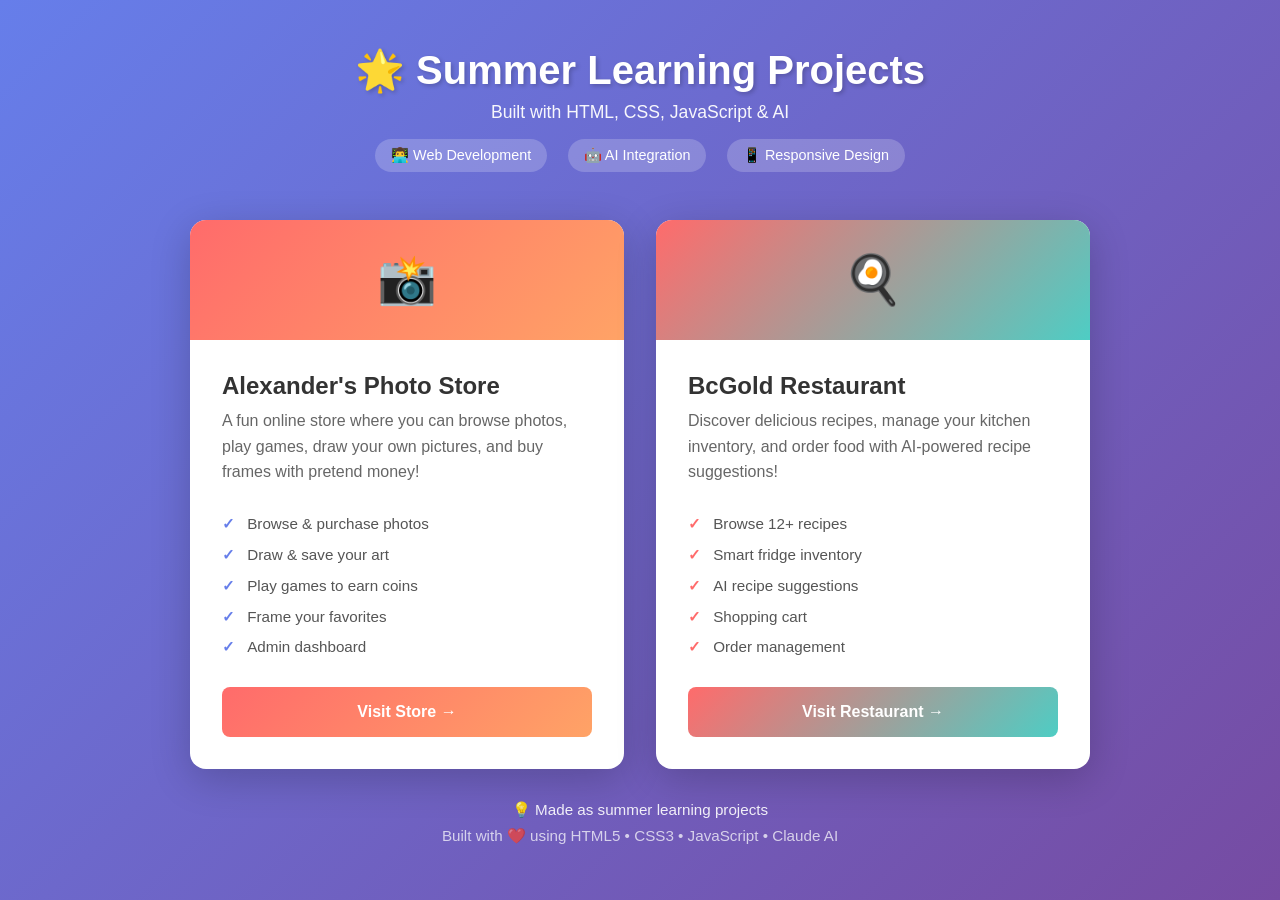
<file: index.html>
<!DOCTYPE html>
<html lang="en">
<head>
  <meta charset="UTF-8" />
  <meta name="viewport" content="width=device-width, initial-scale=1.0" />
  <title>Summer Learning Projects</title>
  <style>
    * {
      margin: 0;
      padding: 0;
      box-sizing: border-box;
    }

    body {
      font-family: -apple-system, BlinkMacSystemFont, 'Segoe UI', Roboto, sans-serif;
      background: linear-gradient(135deg, #667eea 0%, #764ba2 100%);
      min-height: 100vh;
      display: flex;
      align-items: center;
      justify-content: center;
      padding: 2rem;
    }

    .container {
      max-width: 900px;
      width: 100%;
    }

    .header {
      text-align: center;
      color: white;
      margin-bottom: 3rem;
    }

    .header h1 {
      font-size: 2.5rem;
      margin-bottom: 0.5rem;
      text-shadow: 2px 2px 4px rgba(0, 0, 0, 0.2);
    }

    .header p {
      font-size: 1.1rem;
      opacity: 0.95;
      margin-bottom: 1rem;
    }

    .badge {
      display: inline-block;
      background: rgba(255, 255, 255, 0.2);
      padding: 0.5rem 1rem;
      border-radius: 20px;
      font-size: 0.9rem;
      margin: 0 0.5rem;
    }

    .projects {
      display: grid;
      grid-template-columns: repeat(auto-fit, minmax(350px, 1fr));
      gap: 2rem;
      margin-bottom: 2rem;
    }

    .project-card {
      background: white;
      border-radius: 16px;
      overflow: hidden;
      box-shadow: 0 10px 40px rgba(0, 0, 0, 0.2);
      transition: all 0.3s ease;
      display: flex;
      flex-direction: column;
    }

    .project-card:hover {
      transform: translateY(-8px);
      box-shadow: 0 20px 60px rgba(0, 0, 0, 0.3);
    }

    .project-header {
      background: linear-gradient(135deg, #667eea 0%, #764ba2 100%);
      color: white;
      padding: 2rem;
      text-align: center;
      font-size: 3rem;
    }

    .project-card.alex .project-header {
      background: linear-gradient(135deg, #ff6b6b 0%, #ffa366 100%);
    }

    .project-card.bcgold .project-header {
      background: linear-gradient(135deg, #ff6b6b 0%, #4ecdc4 100%);
    }

    .project-content {
      padding: 2rem;
      flex: 1;
      display: flex;
      flex-direction: column;
    }

    .project-title {
      font-size: 1.5rem;
      font-weight: bold;
      margin-bottom: 0.5rem;
      color: #333;
    }

    .project-desc {
      color: #666;
      margin-bottom: 1.5rem;
      line-height: 1.6;
      flex: 1;
    }

    .project-features {
      list-style: none;
      margin-bottom: 1.5rem;
      font-size: 0.95rem;
    }

    .project-features li {
      padding: 0.4rem 0;
      color: #555;
    }

    .project-features li:before {
      content: "✓ ";
      color: #667eea;
      font-weight: bold;
      margin-right: 0.5rem;
    }

    .project-card.bcgold .project-features li:before {
      color: #ff6b6b;
    }

    .visit-btn {
      display: inline-block;
      background: linear-gradient(135deg, #667eea 0%, #764ba2 100%);
      color: white;
      padding: 1rem 2rem;
      border-radius: 8px;
      text-decoration: none;
      font-weight: 600;
      text-align: center;
      transition: all 0.3s ease;
      border: none;
      cursor: pointer;
      font-size: 1rem;
    }

    .project-card.alex .visit-btn {
      background: linear-gradient(135deg, #ff6b6b 0%, #ffa366 100%);
    }

    .project-card.bcgold .visit-btn {
      background: linear-gradient(135deg, #ff6b6b 0%, #4ecdc4 100%);
    }

    .visit-btn:hover {
      transform: translateY(-2px);
      box-shadow: 0 8px 25px rgba(102, 126, 234, 0.4);
    }

    .footer {
      text-align: center;
      color: white;
      margin-top: 2rem;
      opacity: 0.9;
    }

    .footer p {
      margin: 0.5rem 0;
      font-size: 0.95rem;
    }

    .built-with {
      color: rgba(255, 255, 255, 0.8);
      font-size: 0.85rem;
      margin-top: 1rem;
    }

    @media (max-width: 768px) {
      .header h1 {
        font-size: 2rem;
      }

      .projects {
        grid-template-columns: 1fr;
      }

      .badge {
        display: block;
        margin: 0.5rem 0;
      }
    }
  </style>
</head>
<body>
  <div class="container">
    <!-- Header -->
    <div class="header">
      <h1>🌟 Summer Learning Projects</h1>
      <p>Built with HTML, CSS, JavaScript & AI</p>
      <div>
        <span class="badge">👨‍💻 Web Development</span>
        <span class="badge">🤖 AI Integration</span>
        <span class="badge">📱 Responsive Design</span>
      </div>
    </div>

    <!-- Projects Grid -->
    <div class="projects">
      <!-- Alexander's Photo Store -->
      <div class="project-card alex">
        <div class="project-header">📸</div>
        <div class="project-content">
          <div class="project-title">Alexander's Photo Store</div>
          <p class="project-desc">
            A fun online store where you can browse photos, play games, draw your own pictures, and buy frames with pretend money!
          </p>
          <ul class="project-features">
            <li>Browse & purchase photos</li>
            <li>Draw & save your art</li>
            <li>Play games to earn coins</li>
            <li>Frame your favorites</li>
            <li>Admin dashboard</li>
          </ul>
          <a href="alex_store/" class="visit-btn">Visit Store →</a>
        </div>
      </div>

      <!-- BcGold Restaurant -->
      <div class="project-card bcgold">
        <div class="project-header">🍳</div>
        <div class="project-content">
          <div class="project-title">BcGold Restaurant</div>
          <p class="project-desc">
            Discover delicious recipes, manage your kitchen inventory, and order food with AI-powered recipe suggestions!
          </p>
          <ul class="project-features">
            <li>Browse 12+ recipes</li>
            <li>Smart fridge inventory</li>
            <li>AI recipe suggestions</li>
            <li>Shopping cart</li>
            <li>Order management</li>
          </ul>
          <a href="ralp_recipe_app/" class="visit-btn">Visit Restaurant →</a>
        </div>
      </div>
    </div>

    <!-- Footer -->
    <div class="footer">
      <p>💡 Made as summer learning projects</p>
      <p class="built-with">Built with ❤️ using HTML5 • CSS3 • JavaScript • Claude AI</p>
    </div>
  </div>
</body>
</html>
</file>
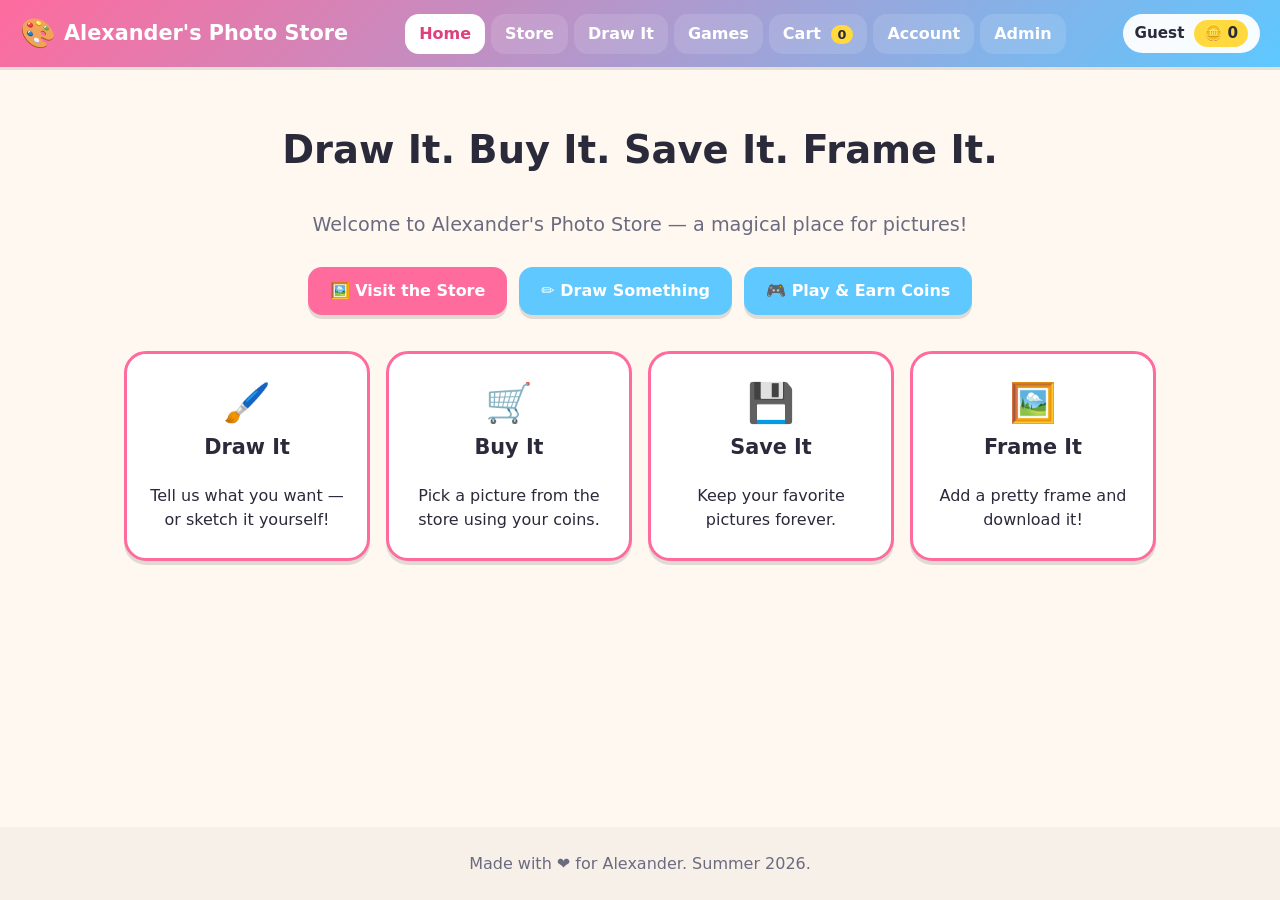
<file: alex_store/index.html>
<!DOCTYPE html>
<html lang="en">
<head>
  <meta charset="UTF-8" />
  <meta name="viewport" content="width=device-width, initial-scale=1.0" />
  <title>Alexander's Photo Store</title>
  <link rel="stylesheet" href="css/styles.css" />
</head>
<body>
  <!-- ===== Header ===== -->
  <header class="app-header">
    <a href="#home" class="brand">
      <span class="brand-emoji" aria-hidden="true">🎨</span>
      <span class="brand-text">Alexander's Photo Store</span>
    </a>
    <nav class="nav" id="nav">
      <a href="#home" data-nav="home">Home</a>
      <a href="#store" data-nav="store">Store</a>
      <a href="#draw" data-nav="draw">Draw It</a>
      <a href="#games" data-nav="games">Games</a>
      <a href="#cart" data-nav="cart">Cart <span id="cart-count" class="badge" hidden>0</span></a>
      <a href="#account" data-nav="account">Account</a>
      <a href="#admin" data-nav="admin">Admin</a>
    </nav>
    <div class="user-pill" id="user-pill" hidden>
      <span id="user-pill-name">Guest</span>
      <span class="coin-chip"><span aria-hidden="true">🪙</span> <span id="user-pill-coins">0</span></span>
    </div>
  </header>

  <!-- ===== Toast ===== -->
  <div id="toast" class="toast" role="status" aria-live="polite" hidden></div>

  <!-- ===== Main views ===== -->
  <main class="app-main">

    <!-- Home -->
    <section data-view="home" class="view" hidden>
      <div class="hero">
        <h1>Draw It. Buy It. Save It. Frame It.</h1>
        <p class="tagline">Welcome to Alexander's Photo Store — a magical place for pictures!</p>
        <div class="hero-buttons">
          <a href="#store" class="btn btn-primary">🖼️ Visit the Store</a>
          <a href="#draw" class="btn btn-secondary">✏️ Draw Something</a>
          <a href="#games" class="btn btn-secondary">🎮 Play & Earn Coins</a>
        </div>
        <div class="hero-cards">
          <div class="hero-card">
            <div class="hero-card-icon">🖌️</div>
            <h3>Draw It</h3>
            <p>Tell us what you want — or sketch it yourself!</p>
          </div>
          <div class="hero-card">
            <div class="hero-card-icon">🛒</div>
            <h3>Buy It</h3>
            <p>Pick a picture from the store using your coins.</p>
          </div>
          <div class="hero-card">
            <div class="hero-card-icon">💾</div>
            <h3>Save It</h3>
            <p>Keep your favorite pictures forever.</p>
          </div>
          <div class="hero-card">
            <div class="hero-card-icon">🖼️</div>
            <h3>Frame It</h3>
            <p>Add a pretty frame and download it!</p>
          </div>
        </div>
      </div>
    </section>

    <!-- Store -->
    <section data-view="store" class="view" hidden>
      <h2>The Picture Store</h2>
      <p class="muted">Spend your coins on a beautiful picture!</p>
      <div id="gallery-grid" class="gallery-grid"></div>
    </section>

    <!-- Draw It -->
    <section data-view="draw" class="view" hidden>
      <h2>Draw It!</h2>
      <div class="tabs">
        <button class="tab-btn active" data-tab="request">📝 Request a Drawing</button>
        <button class="tab-btn" data-tab="sketch">🖌️ Draw it Yourself</button>
      </div>

      <div class="tab-panel" data-panel="request">
        <p class="muted">Tell us what you want and we'll draw it for you!</p>
        <form id="draw-request-form" class="form">
          <label>
            What should we draw? (title)
            <input type="text" name="title" required maxlength="60" placeholder="A purple dragon" />
          </label>
          <label>
            Tell us more about it
            <textarea name="description" required maxlength="300" placeholder="It has shiny wings and is flying over a castle..."></textarea>
          </label>
          <label>
            What style?
            <select name="style">
              <option value="cartoon">Cartoon</option>
              <option value="realistic">Realistic</option>
              <option value="watercolor">Watercolor</option>
              <option value="pencil">Pencil Sketch</option>
              <option value="pixel">Pixel Art</option>
            </select>
          </label>
          <button type="submit" class="btn btn-primary">Send Request</button>
          <p id="draw-request-msg" class="form-msg" aria-live="polite"></p>
        </form>
      </div>

      <div class="tab-panel" data-panel="sketch" hidden>
        <p class="muted">Make your own picture right here!</p>
        <div class="sketch-tools">
          <div class="tool-group">
            <span class="tool-label">Color:</span>
            <div id="color-swatches" class="color-swatches"></div>
          </div>
          <div class="tool-group">
            <label class="tool-label">Brush:
              <input type="range" id="brush-size" min="1" max="30" value="6" />
              <span id="brush-size-value">6</span>
            </label>
          </div>
          <div class="tool-group">
            <button id="sketch-undo" class="btn btn-small">↶ Undo</button>
            <button id="sketch-clear" class="btn btn-small">🗑️ Clear</button>
            <button id="sketch-save" class="btn btn-primary btn-small">💾 Save to My Pictures</button>
          </div>
        </div>
        <canvas id="sketch-canvas" width="600" height="450"></canvas>
        <p id="sketch-msg" class="form-msg" aria-live="polite"></p>
      </div>
    </section>

    <!-- Games -->
    <section data-view="games" class="view" hidden>
      <h2>Games & Coins</h2>
      <p class="muted">Win games to earn coins for your picture purchases!</p>
      <div class="games-grid">
        <div class="game-card">
          <h3>🧠 Memory Match</h3>
          <p>Find all the matching pairs. <strong>Win = +10 coins</strong> (1 win/day)</p>
          <button id="game-memory-start" class="btn btn-primary">Play</button>
          <div id="game-memory-board" class="memory-board" hidden></div>
          <p id="game-memory-status" class="form-msg"></p>
        </div>

        <div class="game-card">
          <h3>🎯 Click the Target</h3>
          <p>Hit as many targets as you can in 30 seconds. <strong>+1 coin per hit</strong> (cap 20/day)</p>
          <button id="game-target-start" class="btn btn-primary">Play</button>
          <div id="game-target-arena" class="target-arena" hidden></div>
          <p id="game-target-status" class="form-msg"></p>
        </div>
      </div>
    </section>

    <!-- Cart -->
    <section data-view="cart" class="view" hidden>
      <h2>Your Cart</h2>
      <div id="cart-contents"></div>
    </section>

    <!-- Account -->
    <section data-view="account" class="view" hidden>
      <div id="account-contents"></div>
    </section>

    <!-- Admin -->
    <section data-view="admin" class="view" hidden>
      <h2>Admin (Parent Only)</h2>
      <div id="admin-contents"></div>
    </section>

    <!-- Save & Frame (linked from cart receipts and account) -->
    <section data-view="frame" class="view" hidden>
      <h2>Save & Frame</h2>
      <div id="frame-contents"></div>
    </section>

  </main>

  <footer class="app-footer">
    <p>Made with ❤️ for Alexander. Summer 2026.</p>
  </footer>

  <script type="module" src="js/app.js"></script>
</body>
</html>
</file>
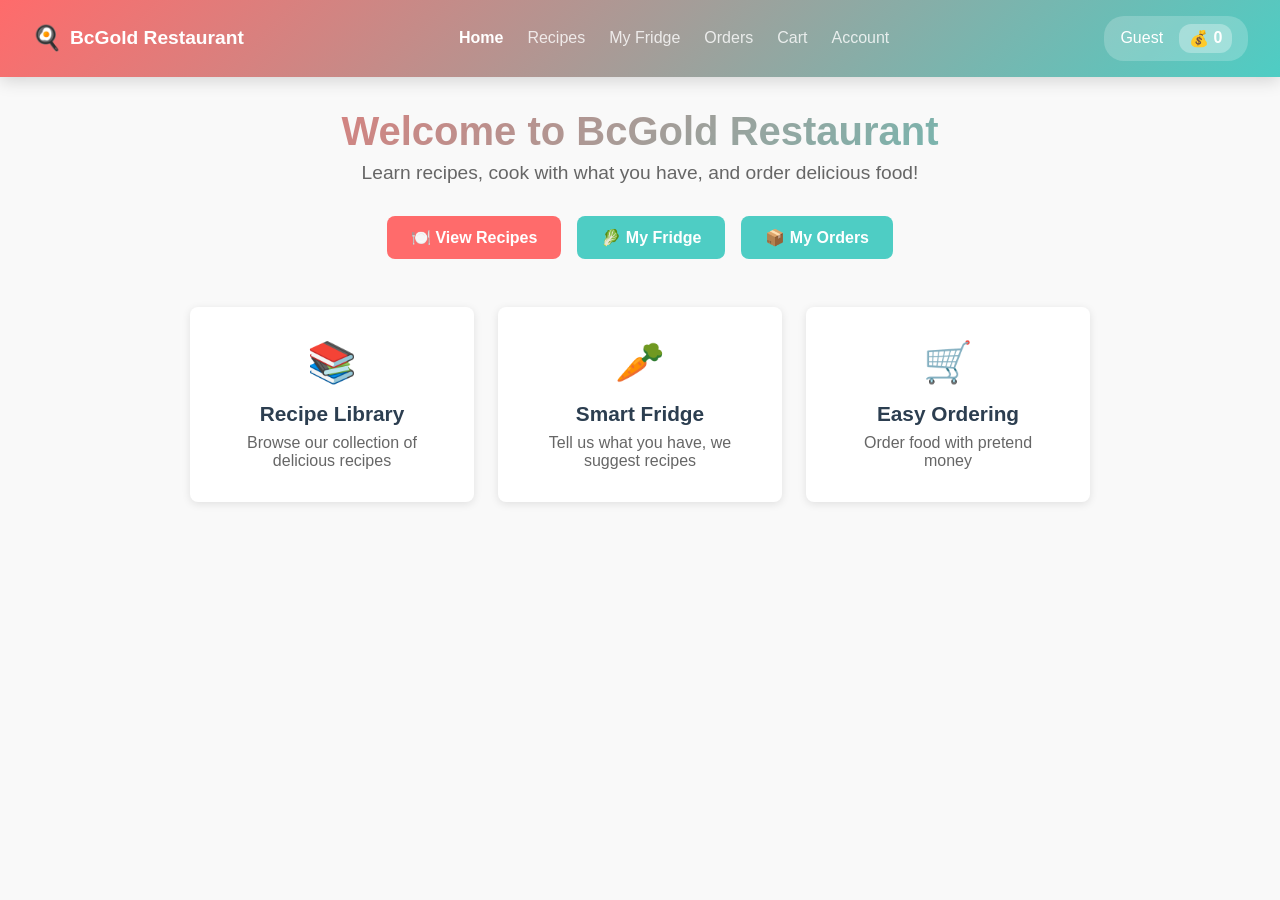
<file: ralp_recipe_app/index.html>
<!DOCTYPE html>
<html lang="en">
<head>
  <meta charset="UTF-8" />
  <meta name="viewport" content="width=device-width, initial-scale=1.0" />
  <title>BcGold Restaurant</title>
  <link rel="stylesheet" href="css/styles.css" />
</head>
<body>
  <!-- ===== Header ===== -->
  <header class="app-header">
    <a href="#home" class="brand">
      <span class="brand-emoji" aria-hidden="true">🍳</span>
      <span class="brand-text">BcGold Restaurant</span>
    </a>
    <nav class="nav" id="nav">
      <a href="#home" data-nav="home">Home</a>
      <a href="#recipes" data-nav="recipes">Recipes</a>
      <a href="#fridge" data-nav="fridge">My Fridge</a>
      <a href="#orders" data-nav="orders">Orders</a>
      <a href="#cart" data-nav="cart">Cart <span id="cart-count" class="badge" hidden>0</span></a>
      <a href="#account" data-nav="account">Account</a>
    </nav>
    <div class="user-pill" id="user-pill" hidden>
      <span id="user-pill-name">Guest</span>
      <span class="coin-chip"><span aria-hidden="true">💰</span> <span id="user-pill-coins">0</span></span>
    </div>
  </header>

  <!-- ===== Toast ===== -->
  <div id="toast" class="toast" role="status" aria-live="polite" hidden></div>

  <!-- ===== Main views ===== -->
  <main class="app-main">

    <!-- Home -->
    <section data-view="home" class="view" hidden>
      <div class="hero">
        <h1>Welcome to BcGold Restaurant</h1>
        <p class="tagline">Learn recipes, cook with what you have, and order delicious food!</p>
        <div class="hero-buttons">
          <a href="#recipes" class="btn btn-primary">🍽️ View Recipes</a>
          <a href="#fridge" class="btn btn-secondary">🥬 My Fridge</a>
          <a href="#orders" class="btn btn-secondary">📦 My Orders</a>
        </div>
        <div class="hero-cards">
          <div class="hero-card">
            <div class="hero-card-icon">📚</div>
            <h3>Recipe Library</h3>
            <p>Browse our collection of delicious recipes</p>
          </div>
          <div class="hero-card">
            <div class="hero-card-icon">🥕</div>
            <h3>Smart Fridge</h3>
            <p>Tell us what you have, we suggest recipes</p>
          </div>
          <div class="hero-card">
            <div class="hero-card-icon">🛒</div>
            <h3>Easy Ordering</h3>
            <p>Order food with pretend money</p>
          </div>
        </div>
      </div>
    </section>

    <!-- Recipes -->
    <section data-view="recipes" class="view" hidden>
      <div class="view-header">
        <h1>Recipe Library</h1>
        <div class="search-filter">
          <input type="text" id="recipe-search" placeholder="Search recipes..." class="search-input">
          <select id="cuisine-filter" class="filter-select">
            <option value="">All Cuisines</option>
            <option value="Italian">Italian</option>
            <option value="Mexican">Mexican</option>
            <option value="Asian">Asian</option>
            <option value="American">American</option>
            <option value="Indian">Indian</option>
            <option value="Nigerian">Nigerian</option>
          </select>
        </div>
      </div>
      <div id="recipes-container" class="recipes-grid"></div>
    </section>

    <!-- Recipe Detail Modal -->
    <div id="recipe-modal" class="modal" hidden>
      <div class="modal-content">
        <button class="modal-close" id="modal-close-btn">&times;</button>
        <div id="recipe-detail-content"></div>
      </div>
    </div>

    <!-- My Fridge -->
    <section data-view="fridge" class="view" hidden>
      <div class="view-header">
        <h1>My Fridge</h1>
        <p>Add ingredients to see what you can cook!</p>
      </div>
      <div class="fridge-section">
        <div class="ingredient-input">
          <input type="text" id="ingredient-input" placeholder="Enter ingredient..." class="input">
          <button id="add-ingredient-btn" class="btn btn-primary">Add to Fridge</button>
        </div>
        <div id="fridge-items" class="ingredient-tags"></div>
      </div>
      <div class="suggestion-section">
        <button id="suggest-recipe-btn" class="btn btn-primary btn-large">✨ Get AI Recipe Suggestion</button>
        <div id="ai-suggestion" class="suggestion-card" hidden></div>
      </div>
    </section>

    <!-- Orders -->
    <section data-view="orders" class="view" hidden>
      <div class="view-header">
        <h1>My Orders</h1>
      </div>
      <div id="orders-container" class="orders-list">
        <p class="empty-state">No orders yet. Start shopping!</p>
      </div>
    </section>

    <!-- Cart -->
    <section data-view="cart" class="view" hidden>
      <div class="view-header">
        <h1>Shopping Cart</h1>
      </div>
      <div id="cart-container" class="cart-content">
        <p class="empty-state">Your cart is empty</p>
      </div>
      <div id="cart-summary" class="cart-summary" hidden>
        <div class="summary-row">
          <span>Total:</span>
          <span class="total-price" id="total-price">0</span>
        </div>
        <button id="checkout-btn" class="btn btn-primary btn-large">Proceed to Checkout</button>
      </div>
    </section>

    <!-- Account -->
    <section data-view="account" class="view" hidden>
      <div class="view-header">
        <h1>Account</h1>
      </div>
      <div id="login-form" class="auth-form">
        <h2>Login / Sign Up</h2>
        <input type="text" id="username-input" placeholder="Enter your username" class="input">
        <button id="login-btn" class="btn btn-primary">Login</button>
      </div>
      <div id="account-info" class="account-info" hidden>
        <div class="user-card">
          <h2>Profile</h2>
          <p><strong>Username:</strong> <span id="profile-username"></span></p>
          <p><strong>Coins:</strong> <span id="profile-coins"></span> 💰</p>
          <button id="logout-btn" class="btn btn-secondary">Logout</button>
        </div>
      </div>
    </section>

  </main>

  <!-- Scripts -->
  <script src="js/utils.js"></script>
  <script src="js/auth.js"></script>
  <script src="js/data.js"></script>
  <script src="js/recipes.js"></script>
  <script src="js/fridge.js"></script>
  <script src="js/ai.js"></script>
  <script src="js/order.js"></script>
  <script src="js/app.js"></script>
</body>
</html>
</file>
<file: alex_store/css/styles.css>
/* ===== Alexander's Photo Store — kid-friendly theme ===== */

:root {
  --bg: #fff8f0;
  --surface: #ffffff;
  --ink: #2a2a3a;
  --muted: #6b6b80;
  --primary: #ff6b9d;       /* pink */
  --primary-dark: #e0407a;
  --secondary: #5ec8ff;     /* sky blue */
  --secondary-dark: #2a9ad8;
  --accent: #ffd93d;        /* yellow coin */
  --good: #4caf50;
  --bad: #e74c3c;
  --shadow: 0 4px 0 rgba(0, 0, 0, 0.12);
  --shadow-hover: 0 6px 0 rgba(0, 0, 0, 0.15);
  --radius: 14px;
  --radius-lg: 22px;
  --font: 'Comic Sans MS', 'Chalkboard SE', 'Marker Felt', system-ui, -apple-system, sans-serif;
}

* { box-sizing: border-box; }

body {
  margin: 0;
  font-family: var(--font);
  background: var(--bg);
  color: var(--ink);
  min-height: 100vh;
  display: flex;
  flex-direction: column;
  line-height: 1.5;
}

h1, h2, h3 { margin-top: 0; }
h1 { font-size: 2.4rem; }
h2 { font-size: 1.8rem; color: var(--primary-dark); }
h3 { font-size: 1.3rem; }

p { margin: 0.4em 0; }
.muted { color: var(--muted); }

/* ===== Header ===== */
.app-header {
  background: linear-gradient(135deg, var(--primary), var(--secondary));
  color: white;
  padding: 12px 20px;
  display: flex;
  align-items: center;
  gap: 16px;
  flex-wrap: wrap;
  box-shadow: 0 3px 0 rgba(0,0,0,0.1);
}

.brand {
  display: flex;
  align-items: center;
  gap: 8px;
  color: white;
  text-decoration: none;
  font-weight: bold;
  font-size: 1.3rem;
}
.brand-emoji { font-size: 1.8rem; }

.nav {
  display: flex;
  gap: 6px;
  flex-wrap: wrap;
  flex: 1;
  justify-content: center;
}
.nav a {
  color: white;
  text-decoration: none;
  padding: 8px 14px;
  border-radius: var(--radius);
  background: rgba(255,255,255,0.12);
  font-weight: bold;
  transition: background 0.15s, transform 0.1s;
  position: relative;
}
.nav a:hover { background: rgba(255,255,255,0.28); }
.nav a.active { background: white; color: var(--primary-dark); }

.badge {
  display: inline-block;
  background: var(--accent);
  color: var(--ink);
  border-radius: 999px;
  padding: 0 7px;
  font-size: 0.8rem;
  margin-left: 4px;
  min-width: 18px;
  text-align: center;
}

.user-pill {
  display: flex;
  align-items: center;
  gap: 10px;
  background: rgba(255,255,255,0.95);
  color: var(--ink);
  padding: 6px 12px;
  border-radius: 999px;
  font-weight: bold;
  font-size: 0.95rem;
}
.coin-chip {
  display: inline-flex;
  align-items: center;
  gap: 4px;
  background: var(--accent);
  padding: 2px 10px;
  border-radius: 999px;
}

/* ===== Main / views ===== */
.app-main {
  flex: 1;
  padding: 24px;
  max-width: 1100px;
  width: 100%;
  margin: 0 auto;
}
.view { animation: fadeIn 0.2s ease-out; }
@keyframes fadeIn {
  from { opacity: 0; transform: translateY(6px); }
  to { opacity: 1; transform: translateY(0); }
}

/* ===== Hero (home) ===== */
.hero { text-align: center; padding: 30px 10px; }
.tagline { font-size: 1.2rem; color: var(--muted); }
.hero-buttons {
  display: flex;
  gap: 12px;
  justify-content: center;
  flex-wrap: wrap;
  margin: 28px 0;
}
.hero-cards {
  display: grid;
  grid-template-columns: repeat(auto-fit, minmax(180px, 1fr));
  gap: 16px;
  margin-top: 36px;
}
.hero-card {
  background: var(--surface);
  padding: 20px;
  border-radius: var(--radius-lg);
  box-shadow: var(--shadow);
  border: 3px solid var(--primary);
}
.hero-card-icon { font-size: 2.4rem; }

/* ===== Buttons ===== */
.btn {
  display: inline-block;
  padding: 12px 22px;
  border: none;
  border-radius: var(--radius);
  font-family: inherit;
  font-size: 1rem;
  font-weight: bold;
  cursor: pointer;
  text-decoration: none;
  box-shadow: var(--shadow);
  transition: transform 0.1s, box-shadow 0.1s;
  color: white;
}
.btn:active { transform: translateY(3px); box-shadow: 0 1px 0 rgba(0,0,0,0.12); }
.btn:hover { box-shadow: var(--shadow-hover); }
.btn-primary { background: var(--primary); }
.btn-primary:hover { background: var(--primary-dark); }
.btn-secondary { background: var(--secondary); }
.btn-secondary:hover { background: var(--secondary-dark); }
.btn-small { padding: 8px 14px; font-size: 0.9rem; }
.btn-danger { background: var(--bad); }
.btn-ghost { background: transparent; color: var(--primary-dark); box-shadow: none; border: 2px dashed var(--primary); }
.btn:disabled { opacity: 0.5; cursor: not-allowed; transform: none; }

/* ===== Forms ===== */
.form {
  display: flex;
  flex-direction: column;
  gap: 14px;
  max-width: 480px;
}
.form label {
  display: flex;
  flex-direction: column;
  gap: 6px;
  font-weight: bold;
}
.form input[type="text"],
.form input[type="email"],
.form input[type="password"],
.form input[type="number"],
.form textarea,
.form select {
  font-family: inherit;
  font-size: 1rem;
  padding: 10px 12px;
  border: 2px solid #d9d9e5;
  border-radius: var(--radius);
  background: white;
}
.form input:focus,
.form textarea:focus,
.form select:focus {
  outline: none;
  border-color: var(--primary);
}
.form textarea { min-height: 90px; resize: vertical; }
.form-msg {
  min-height: 1.4em;
  font-weight: bold;
}
.form-msg.good { color: var(--good); }
.form-msg.bad { color: var(--bad); }

/* ===== Gallery ===== */
.gallery-grid {
  display: grid;
  grid-template-columns: repeat(auto-fill, minmax(220px, 1fr));
  gap: 18px;
  margin-top: 16px;
}
.picture-card {
  background: var(--surface);
  border-radius: var(--radius-lg);
  overflow: hidden;
  box-shadow: var(--shadow);
  display: flex;
  flex-direction: column;
  border: 3px solid transparent;
  transition: border-color 0.15s;
}
.picture-card:hover { border-color: var(--secondary); }
.picture-thumb {
  width: 100%;
  aspect-ratio: 4/3;
  background-size: cover;
  background-position: center;
  display: flex;
  align-items: center;
  justify-content: center;
  font-size: 3rem;
  color: white;
  font-weight: bold;
  text-shadow: 1px 1px 4px rgba(0,0,0,0.3);
}
.picture-info { padding: 12px; }
.picture-info h3 { margin-bottom: 6px; }
.picture-price {
  display: inline-flex;
  align-items: center;
  gap: 4px;
  background: var(--accent);
  padding: 3px 10px;
  border-radius: 999px;
  font-weight: bold;
  margin: 6px 0;
}
.picture-card .btn { margin: 8px 12px 12px; }

/* ===== Cart ===== */
.cart-list {
  display: flex;
  flex-direction: column;
  gap: 10px;
  margin-bottom: 16px;
}
.cart-row {
  display: flex;
  align-items: center;
  gap: 12px;
  background: var(--surface);
  padding: 10px;
  border-radius: var(--radius);
  box-shadow: var(--shadow);
}
.cart-row .picture-thumb { width: 70px; height: 60px; aspect-ratio: auto; border-radius: 8px; font-size: 1.4rem; }
.cart-row-info { flex: 1; }
.cart-summary {
  background: var(--surface);
  border-radius: var(--radius-lg);
  padding: 16px;
  box-shadow: var(--shadow);
  max-width: 420px;
}
.cart-summary-row {
  display: flex;
  justify-content: space-between;
  padding: 6px 0;
  font-size: 1.05rem;
}
.cart-summary-row.total { border-top: 2px dashed #ccc; margin-top: 8px; padding-top: 12px; font-size: 1.2rem; font-weight: bold; }

/* ===== Tabs ===== */
.tabs {
  display: flex;
  gap: 6px;
  border-bottom: 3px solid var(--primary);
  margin: 12px 0;
  flex-wrap: wrap;
}
.tab-btn {
  font-family: inherit;
  font-size: 1rem;
  font-weight: bold;
  background: #f0f0f0;
  border: none;
  padding: 10px 18px;
  border-radius: var(--radius) var(--radius) 0 0;
  cursor: pointer;
  color: var(--muted);
}
.tab-btn.active {
  background: var(--primary);
  color: white;
}

/* ===== Sketch ===== */
.sketch-tools {
  display: flex;
  gap: 18px;
  flex-wrap: wrap;
  align-items: center;
  margin-bottom: 12px;
}
.tool-group {
  display: flex;
  align-items: center;
  gap: 8px;
}
.tool-label { font-weight: bold; }
.color-swatches {
  display: flex;
  gap: 6px;
  flex-wrap: wrap;
}
.color-swatch {
  width: 30px;
  height: 30px;
  border-radius: 50%;
  cursor: pointer;
  border: 3px solid transparent;
  transition: transform 0.1s;
}
.color-swatch:hover { transform: scale(1.1); }
.color-swatch.active {
  border-color: var(--ink);
  transform: scale(1.15);
}
#sketch-canvas {
  border: 4px solid var(--primary);
  border-radius: var(--radius);
  background: white;
  cursor: crosshair;
  max-width: 100%;
  touch-action: none;
}

/* ===== Games ===== */
.games-grid {
  display: grid;
  grid-template-columns: repeat(auto-fit, minmax(300px, 1fr));
  gap: 18px;
  margin-top: 16px;
}
.game-card {
  background: var(--surface);
  padding: 18px;
  border-radius: var(--radius-lg);
  box-shadow: var(--shadow);
  border: 3px solid var(--secondary);
}
.memory-board {
  display: grid;
  grid-template-columns: repeat(4, 1fr);
  gap: 8px;
  margin-top: 12px;
  max-width: 360px;
}
.memory-card {
  aspect-ratio: 3/4;
  background: var(--secondary);
  color: white;
  border: none;
  border-radius: 10px;
  font-size: 2rem;
  cursor: pointer;
  display: flex;
  align-items: center;
  justify-content: center;
  transition: transform 0.15s;
}
.memory-card:hover:not(.flipped):not(.matched) { transform: scale(1.05); }
.memory-card.flipped { background: white; border: 2px solid var(--secondary); }
.memory-card.matched { background: var(--good); cursor: default; }

.target-arena {
  position: relative;
  height: 280px;
  background: linear-gradient(135deg, #e6f7ff, #fff0f6);
  border: 3px dashed var(--secondary);
  border-radius: var(--radius-lg);
  margin-top: 12px;
  overflow: hidden;
}
.target {
  position: absolute;
  width: 50px;
  height: 50px;
  border-radius: 50%;
  background: radial-gradient(circle, var(--bad), #c0392b);
  cursor: pointer;
  border: 3px solid white;
  box-shadow: var(--shadow);
  display: flex;
  align-items: center;
  justify-content: center;
  font-size: 1.4rem;
  transition: transform 0.1s;
}
.target:hover { transform: scale(1.15); }

/* ===== Toast ===== */
.toast {
  position: fixed;
  bottom: 30px;
  left: 50%;
  transform: translateX(-50%);
  background: var(--ink);
  color: white;
  padding: 12px 22px;
  border-radius: var(--radius);
  box-shadow: 0 6px 12px rgba(0,0,0,0.25);
  z-index: 1000;
  font-weight: bold;
  animation: slideUp 0.3s ease-out;
}
.toast.good { background: var(--good); }
.toast.bad { background: var(--bad); }
@keyframes slideUp {
  from { opacity: 0; transform: translate(-50%, 20px); }
  to { opacity: 1; transform: translate(-50%, 0); }
}

/* ===== Account / Admin ===== */
.account-section {
  background: var(--surface);
  padding: 18px;
  border-radius: var(--radius-lg);
  box-shadow: var(--shadow);
  margin-bottom: 16px;
}
.coupon-card {
  background: linear-gradient(135deg, var(--accent), #ffb347);
  color: var(--ink);
  padding: 14px;
  border-radius: var(--radius);
  margin: 8px 0;
  font-weight: bold;
  border: 2px dashed var(--ink);
}
.my-pictures {
  display: grid;
  grid-template-columns: repeat(auto-fill, minmax(140px, 1fr));
  gap: 10px;
  margin-top: 10px;
}
.my-picture {
  background: white;
  border-radius: 10px;
  overflow: hidden;
  box-shadow: var(--shadow);
  border: 2px solid var(--secondary);
  cursor: pointer;
  position: relative;
}
.my-picture img { width: 100%; display: block; }
.my-picture .caption {
  padding: 6px 8px;
  font-size: 0.85rem;
  background: var(--secondary);
  color: white;
  font-weight: bold;
  text-align: center;
}

/* ===== Admin orders ===== */
.order-card {
  background: var(--surface);
  padding: 14px;
  border-radius: var(--radius);
  box-shadow: var(--shadow);
  margin-bottom: 10px;
  border-left: 6px solid var(--primary);
}
.order-card.fulfilled { border-left-color: var(--good); opacity: 0.7; }
.order-meta { font-size: 0.85rem; color: var(--muted); }

/* ===== Frame view ===== */
.frame-preview {
  text-align: center;
  margin: 16px 0;
}
.frame-styles {
  display: flex;
  gap: 8px;
  flex-wrap: wrap;
  margin: 12px 0;
}
.frame-style-btn {
  font-family: inherit;
  padding: 10px 16px;
  border: 3px solid #ccc;
  background: white;
  border-radius: var(--radius);
  cursor: pointer;
  font-weight: bold;
}
.frame-style-btn.active { border-color: var(--primary); background: #fff0f6; }
#frame-canvas {
  max-width: 100%;
  border-radius: var(--radius);
  box-shadow: var(--shadow);
}

/* ===== Footer ===== */
.app-footer {
  text-align: center;
  padding: 18px;
  color: var(--muted);
  background: rgba(0,0,0,0.03);
}

/* ===== Mobile tweaks ===== */
@media (max-width: 600px) {
  h1 { font-size: 1.8rem; }
  h2 { font-size: 1.4rem; }
  .nav a { padding: 6px 10px; font-size: 0.9rem; }
  .app-main { padding: 14px; }
}
</file>
<file: ralp_recipe_app/css/styles.css>
/* ===== Global Styles ===== */
:root {
  --color-primary: #ff6b6b;
  --color-secondary: #4ecdc4;
  --color-success: #95e1d3;
  --color-warning: #ffe66d;
  --color-danger: #ff6b6b;
  --color-dark: #2c3e50;
  --color-light: #ecf0f1;
  --color-border: #e0e0e0;
  --shadow: 0 2px 8px rgba(0, 0, 0, 0.1);
  --shadow-md: 0 4px 16px rgba(0, 0, 0, 0.15);
  --border-radius: 8px;
  --transition: all 0.3s ease;
}

* {
  margin: 0;
  padding: 0;
  box-sizing: border-box;
}

html, body {
  font-family: -apple-system, BlinkMacSystemFont, 'Segoe UI', Roboto, Oxygen, Ubuntu, Cantarell, sans-serif;
  color: var(--color-dark);
  background-color: #f9f9f9;
  height: 100%;
}

/* ===== Header ===== */
.app-header {
  background: linear-gradient(135deg, var(--color-primary) 0%, var(--color-secondary) 100%);
  padding: 1rem 2rem;
  display: flex;
  justify-content: space-between;
  align-items: center;
  box-shadow: var(--shadow-md);
  position: sticky;
  top: 0;
  z-index: 100;
}

.brand {
  display: flex;
  align-items: center;
  gap: 0.5rem;
  color: white;
  text-decoration: none;
  font-weight: bold;
  font-size: 1.2rem;
  transition: var(--transition);
}

.brand:hover {
  opacity: 0.8;
}

.brand-emoji {
  font-size: 1.5rem;
}

.nav {
  display: flex;
  gap: 1.5rem;
  flex: 1;
  justify-content: center;
  flex-wrap: wrap;
}

.nav a {
  color: white;
  text-decoration: none;
  font-weight: 500;
  transition: var(--transition);
  position: relative;
}

.nav a:hover {
  opacity: 0.8;
}

.nav a::after {
  content: '';
  position: absolute;
  bottom: -4px;
  left: 0;
  width: 0;
  height: 2px;
  background: white;
  transition: width 0.3s ease;
}

.nav a:hover::after {
  width: 100%;
}

.badge {
  background: var(--color-warning);
  color: var(--color-dark);
  padding: 0.15rem 0.5rem;
  border-radius: 12px;
  font-size: 0.75rem;
  font-weight: bold;
}

.user-pill {
  display: flex;
  align-items: center;
  gap: 1rem;
  background: rgba(255, 255, 255, 0.2);
  padding: 0.5rem 1rem;
  border-radius: 20px;
  color: white;
}

.coin-chip {
  display: flex;
  align-items: center;
  gap: 0.3rem;
  background: rgba(255, 255, 255, 0.3);
  padding: 0.3rem 0.6rem;
  border-radius: 12px;
  font-weight: bold;
}

/* ===== Toast ===== */
.toast {
  position: fixed;
  bottom: 2rem;
  right: 2rem;
  background: var(--color-dark);
  color: white;
  padding: 1.5rem;
  border-radius: var(--border-radius);
  box-shadow: var(--shadow-md);
  max-width: 300px;
  animation: slideIn 0.3s ease;
  z-index: 1000;
}

@keyframes slideIn {
  from {
    transform: translateX(400px);
    opacity: 0;
  }
  to {
    transform: translateX(0);
    opacity: 1;
  }
}

.toast.hidden {
  display: none;
}

/* ===== Main Content ===== */
.app-main {
  min-height: calc(100vh - 80px);
  padding: 2rem;
}

.view {
  display: none;
  animation: fadeIn 0.3s ease;
}

.view:not([hidden]) {
  display: block;
}

.view[hidden] {
  display: none !important;
}

@keyframes fadeIn {
  from {
    opacity: 0;
    transform: translateY(10px);
  }
  to {
    opacity: 1;
    transform: translateY(0);
  }
}

/* ===== View Header ===== */
.view-header {
  margin-bottom: 2rem;
  text-align: center;
}

.view-header h1 {
  font-size: 2rem;
  margin-bottom: 0.5rem;
  color: var(--color-dark);
}

.view-header p {
  color: #666;
  font-size: 1rem;
}

/* ===== Hero Section ===== */
.hero {
  text-align: center;
  margin-bottom: 3rem;
}

.hero h1 {
  font-size: 2.5rem;
  margin-bottom: 0.5rem;
  background: linear-gradient(135deg, var(--color-primary), var(--color-secondary));
  -webkit-background-clip: text;
  -webkit-text-fill-color: transparent;
  background-clip: text;
}

.hero .tagline {
  font-size: 1.2rem;
  color: #666;
  margin-bottom: 2rem;
}

.hero-buttons {
  display: flex;
  justify-content: center;
  gap: 1rem;
  margin-bottom: 3rem;
  flex-wrap: wrap;
}

.hero-cards {
  display: grid;
  grid-template-columns: repeat(auto-fit, minmax(250px, 1fr));
  gap: 1.5rem;
  max-width: 900px;
  margin: 0 auto;
}

.hero-card {
  background: white;
  padding: 2rem;
  border-radius: var(--border-radius);
  box-shadow: var(--shadow);
  transition: var(--transition);
}

.hero-card:hover {
  transform: translateY(-4px);
  box-shadow: var(--shadow-md);
}

.hero-card-icon {
  font-size: 2.5rem;
  margin-bottom: 1rem;
}

.hero-card h3 {
  font-size: 1.3rem;
  margin-bottom: 0.5rem;
}

.hero-card p {
  color: #666;
}

/* ===== Buttons ===== */
.btn {
  display: inline-flex;
  align-items: center;
  gap: 0.5rem;
  padding: 0.75rem 1.5rem;
  border: none;
  border-radius: var(--border-radius);
  font-size: 1rem;
  font-weight: 600;
  cursor: pointer;
  transition: var(--transition);
  text-decoration: none;
}

.btn-primary {
  background: var(--color-primary);
  color: white;
}

.btn-primary:hover {
  background: #ff5252;
  transform: translateY(-2px);
  box-shadow: var(--shadow-md);
}

.btn-secondary {
  background: var(--color-secondary);
  color: white;
}

.btn-secondary:hover {
  background: #40bfb3;
  transform: translateY(-2px);
  box-shadow: var(--shadow-md);
}

.btn-large {
  padding: 1rem 2rem;
  font-size: 1.1rem;
}

.btn:disabled {
  opacity: 0.6;
  cursor: not-allowed;
  transform: none;
}

/* ===== Search & Filter ===== */
.search-filter {
  display: flex;
  gap: 1rem;
  justify-content: center;
  margin-bottom: 2rem;
  flex-wrap: wrap;
}

.search-input, .filter-select, .input {
  padding: 0.75rem 1rem;
  border: 2px solid var(--color-border);
  border-radius: var(--border-radius);
  font-size: 1rem;
  transition: var(--transition);
}

.search-input:focus, .filter-select:focus, .input:focus {
  outline: none;
  border-color: var(--color-primary);
  box-shadow: 0 0 0 3px rgba(255, 107, 107, 0.1);
}

.search-input {
  min-width: 250px;
}

/* ===== Recipe Grid ===== */
.recipes-grid {
  display: grid;
  grid-template-columns: repeat(auto-fill, minmax(280px, 1fr));
  gap: 1.5rem;
}

.recipe-card {
  background: white;
  border-radius: var(--border-radius);
  overflow: hidden;
  box-shadow: var(--shadow);
  transition: var(--transition);
  cursor: pointer;
}

.recipe-card:hover {
  transform: translateY(-4px);
  box-shadow: var(--shadow-md);
}

.recipe-image {
  width: 100%;
  height: 200px;
  background: linear-gradient(135deg, var(--color-primary) 30%, var(--color-secondary) 100%);
  display: flex;
  align-items: center;
  justify-content: center;
  font-size: 3rem;
  overflow: hidden;
  position: relative;
}

.recipe-image img {
  width: 100%;
  height: 100%;
  object-fit: cover;
}

.recipe-info {
  padding: 1.5rem;
}

.recipe-name {
  font-size: 1.2rem;
  font-weight: bold;
  margin-bottom: 0.5rem;
}

.recipe-meta {
  display: flex;
  justify-content: space-between;
  font-size: 0.9rem;
  color: #666;
  margin-bottom: 1rem;
}

.recipe-cost {
  color: var(--color-primary);
  font-weight: bold;
  font-size: 1.1rem;
}

.recipe-actions {
  display: flex;
  gap: 0.5rem;
}

.recipe-actions .btn {
  flex: 1;
  text-align: center;
  justify-content: center;
  padding: 0.5rem;
  font-size: 0.9rem;
}

/* ===== Modal ===== */
.modal {
  position: fixed;
  top: 0;
  left: 0;
  right: 0;
  bottom: 0;
  background: rgba(0, 0, 0, 0.5);
  display: flex;
  align-items: center;
  justify-content: center;
  z-index: 500;
}

.modal[hidden] {
  display: none !important;
}

.modal-content {
  background: white;
  border-radius: var(--border-radius);
  max-width: 600px;
  max-height: 90vh;
  overflow-y: auto;
  padding: 2rem;
  position: relative;
  animation: modalIn 0.3s ease;
}

@keyframes modalIn {
  from {
    opacity: 0;
    transform: scale(0.95);
  }
  to {
    opacity: 1;
    transform: scale(1);
  }
}

.modal-close {
  position: absolute;
  top: 1rem;
  right: 1rem;
  background: var(--color-border);
  border: none;
  border-radius: 50%;
  width: 40px;
  height: 40px;
  cursor: pointer;
  font-size: 1.5rem;
  transition: var(--transition);
}

.modal-close:hover {
  background: var(--color-primary);
  color: white;
}

/* ===== Recipe Detail ===== */
.recipe-detail {
  margin-top: 1rem;
}

.recipe-detail h2 {
  font-size: 1.8rem;
  margin-bottom: 1rem;
}

.recipe-detail-meta {
  display: flex;
  gap: 2rem;
  margin-bottom: 2rem;
  padding-bottom: 1rem;
  border-bottom: 1px solid var(--color-border);
}

.meta-item {
  text-align: center;
}

.meta-value {
  display: block;
  font-size: 1.3rem;
  font-weight: bold;
  color: var(--color-primary);
}

.meta-label {
  display: block;
  font-size: 0.9rem;
  color: #666;
}

.recipe-detail h3 {
  font-size: 1.3rem;
  margin: 1.5rem 0 1rem;
}

.recipe-detail ul, .recipe-detail ol {
  margin-left: 2rem;
  color: #555;
  line-height: 1.8;
}

.recipe-detail li {
  margin-bottom: 0.5rem;
}

.recipe-detail .btn {
  margin-top: 1.5rem;
  width: 100%;
  justify-content: center;
}

/* ===== Fridge Section ===== */
.fridge-section {
  background: white;
  padding: 2rem;
  border-radius: var(--border-radius);
  box-shadow: var(--shadow);
  margin-bottom: 2rem;
}

.ingredient-input {
  display: flex;
  gap: 1rem;
  margin-bottom: 1.5rem;
}

.ingredient-input .input {
  flex: 1;
}

.ingredient-input .btn {
  white-space: nowrap;
}

.ingredient-tags {
  display: flex;
  flex-wrap: wrap;
  gap: 0.75rem;
  min-height: 40px;
  align-content: flex-start;
}

.ingredient-tag {
  background: var(--color-success);
  color: white;
  padding: 0.5rem 1rem;
  border-radius: 20px;
  font-size: 0.9rem;
  display: flex;
  align-items: center;
  gap: 0.5rem;
  animation: tagIn 0.3s ease;
}

@keyframes tagIn {
  from {
    opacity: 0;
    transform: scale(0.8);
  }
  to {
    opacity: 1;
    transform: scale(1);
  }
}

.ingredient-tag button {
  background: none;
  border: none;
  color: white;
  cursor: pointer;
  font-weight: bold;
  font-size: 1.2rem;
  padding: 0;
  line-height: 1;
}

.ingredient-tag button:hover {
  opacity: 0.8;
}

.suggestion-section {
  background: white;
  padding: 2rem;
  border-radius: var(--border-radius);
  box-shadow: var(--shadow);
  text-align: center;
}

.suggestion-section .btn {
  width: 100%;
  justify-content: center;
}

.suggestion-card {
  margin-top: 1.5rem;
  padding: 1.5rem;
  background: linear-gradient(135deg, rgba(255, 107, 107, 0.1) 0%, rgba(78, 205, 196, 0.1) 100%);
  border-radius: var(--border-radius);
  border-left: 4px solid var(--color-primary);
  animation: slideUp 0.5s ease;
}

@keyframes slideUp {
  from {
    opacity: 0;
    transform: translateY(20px);
  }
  to {
    opacity: 1;
    transform: translateY(0);
  }
}

.suggestion-title {
  font-size: 1.3rem;
  font-weight: bold;
  color: var(--color-primary);
  margin-bottom: 0.5rem;
}

.suggestion-text {
  color: #555;
  line-height: 1.6;
  text-align: left;
}

/* ===== Cart ===== */
.cart-content {
  background: white;
  padding: 2rem;
  border-radius: var(--border-radius);
  box-shadow: var(--shadow);
  margin-bottom: 1.5rem;
}

.cart-item {
  display: flex;
  justify-content: space-between;
  align-items: center;
  padding: 1.5rem;
  border-bottom: 1px solid var(--color-border);
}

.cart-item:last-child {
  border-bottom: none;
}

.cart-item-info {
  flex: 1;
}

.cart-item-name {
  font-weight: bold;
  margin-bottom: 0.25rem;
}

.cart-item-price {
  color: var(--color-primary);
  font-weight: bold;
}

.cart-item-controls {
  display: flex;
  align-items: center;
  gap: 1rem;
}

.quantity-controls {
  display: flex;
  align-items: center;
  gap: 0.5rem;
  background: var(--color-light);
  border-radius: 4px;
}

.quantity-controls button {
  background: none;
  border: none;
  width: 30px;
  height: 30px;
  cursor: pointer;
  font-size: 1.1rem;
  transition: var(--transition);
}

.quantity-controls button:hover {
  background: white;
}

.remove-btn {
  background: var(--color-danger);
  color: white;
  border: none;
  padding: 0.5rem 1rem;
  border-radius: 4px;
  cursor: pointer;
  transition: var(--transition);
}

.remove-btn:hover {
  background: #ff5252;
}

.cart-summary {
  background: white;
  padding: 2rem;
  border-radius: var(--border-radius);
  box-shadow: var(--shadow);
  text-align: right;
}

.summary-row {
  display: flex;
  justify-content: space-between;
  font-size: 1.3rem;
  font-weight: bold;
  margin-bottom: 1.5rem;
  padding-bottom: 1rem;
  border-bottom: 2px solid var(--color-border);
}

.total-price {
  color: var(--color-primary);
}

.cart-summary .btn {
  width: 100%;
  justify-content: center;
}

/* ===== Empty State ===== */
.empty-state {
  text-align: center;
  padding: 3rem 1rem;
  color: #999;
  font-size: 1.1rem;
}

/* ===== Orders ===== */
.orders-list {
  display: grid;
  gap: 1.5rem;
  max-width: 600px;
}

.order-card {
  background: white;
  padding: 1.5rem;
  border-radius: var(--border-radius);
  box-shadow: var(--shadow);
  border-left: 4px solid var(--color-primary);
}

.order-header {
  display: flex;
  justify-content: space-between;
  margin-bottom: 1rem;
  padding-bottom: 1rem;
  border-bottom: 1px solid var(--color-border);
}

.order-id {
  font-weight: bold;
  color: var(--color-primary);
}

.order-date {
  color: #666;
  font-size: 0.9rem;
}

.order-items {
  margin-bottom: 1rem;
}

.order-item {
  display: flex;
  justify-content: space-between;
  padding: 0.5rem 0;
  color: #555;
}

.order-total {
  text-align: right;
  font-weight: bold;
  color: var(--color-primary);
  font-size: 1.2rem;
}

/* ===== Auth Form ===== */
.auth-form {
  background: white;
  padding: 2rem;
  border-radius: var(--border-radius);
  box-shadow: var(--shadow);
  max-width: 400px;
  margin: 0 auto;
}

.auth-form h2 {
  margin-bottom: 1.5rem;
  text-align: center;
}

.auth-form .input {
  width: 100%;
  margin-bottom: 1rem;
}

.auth-form .btn {
  width: 100%;
  justify-content: center;
}

/* ===== Account Info ===== */
.account-info {
  display: grid;
  gap: 1.5rem;
}

.user-card {
  background: white;
  padding: 2rem;
  border-radius: var(--border-radius);
  box-shadow: var(--shadow);
  max-width: 400px;
  margin: 0 auto;
  width: 100%;
}

.user-card h2 {
  margin-bottom: 1.5rem;
  color: var(--color-primary);
}

.user-card p {
  margin-bottom: 1rem;
  font-size: 1.1rem;
}

.user-card .btn {
  width: 100%;
  justify-content: center;
  margin-top: 1.5rem;
}

/* ===== Responsive ===== */
@media (max-width: 768px) {
  .app-header {
    flex-direction: column;
    gap: 1rem;
  }

  .nav {
    width: 100%;
    justify-content: flex-start;
    overflow-x: auto;
    padding-bottom: 0.5rem;
  }

  .app-main {
    padding: 1rem;
  }

  .hero h1 {
    font-size: 1.8rem;
  }

  .hero-buttons {
    flex-direction: column;
  }

  .hero-buttons .btn {
    width: 100%;
  }

  .recipes-grid {
    grid-template-columns: 1fr;
  }

  .search-input {
    min-width: 100%;
  }

  .ingredient-input {
    flex-direction: column;
  }

  .ingredient-input .btn {
    width: 100%;
  }

  .modal-content {
    width: 90%;
    max-height: 80vh;
    padding: 1.5rem;
  }
}
</file>
